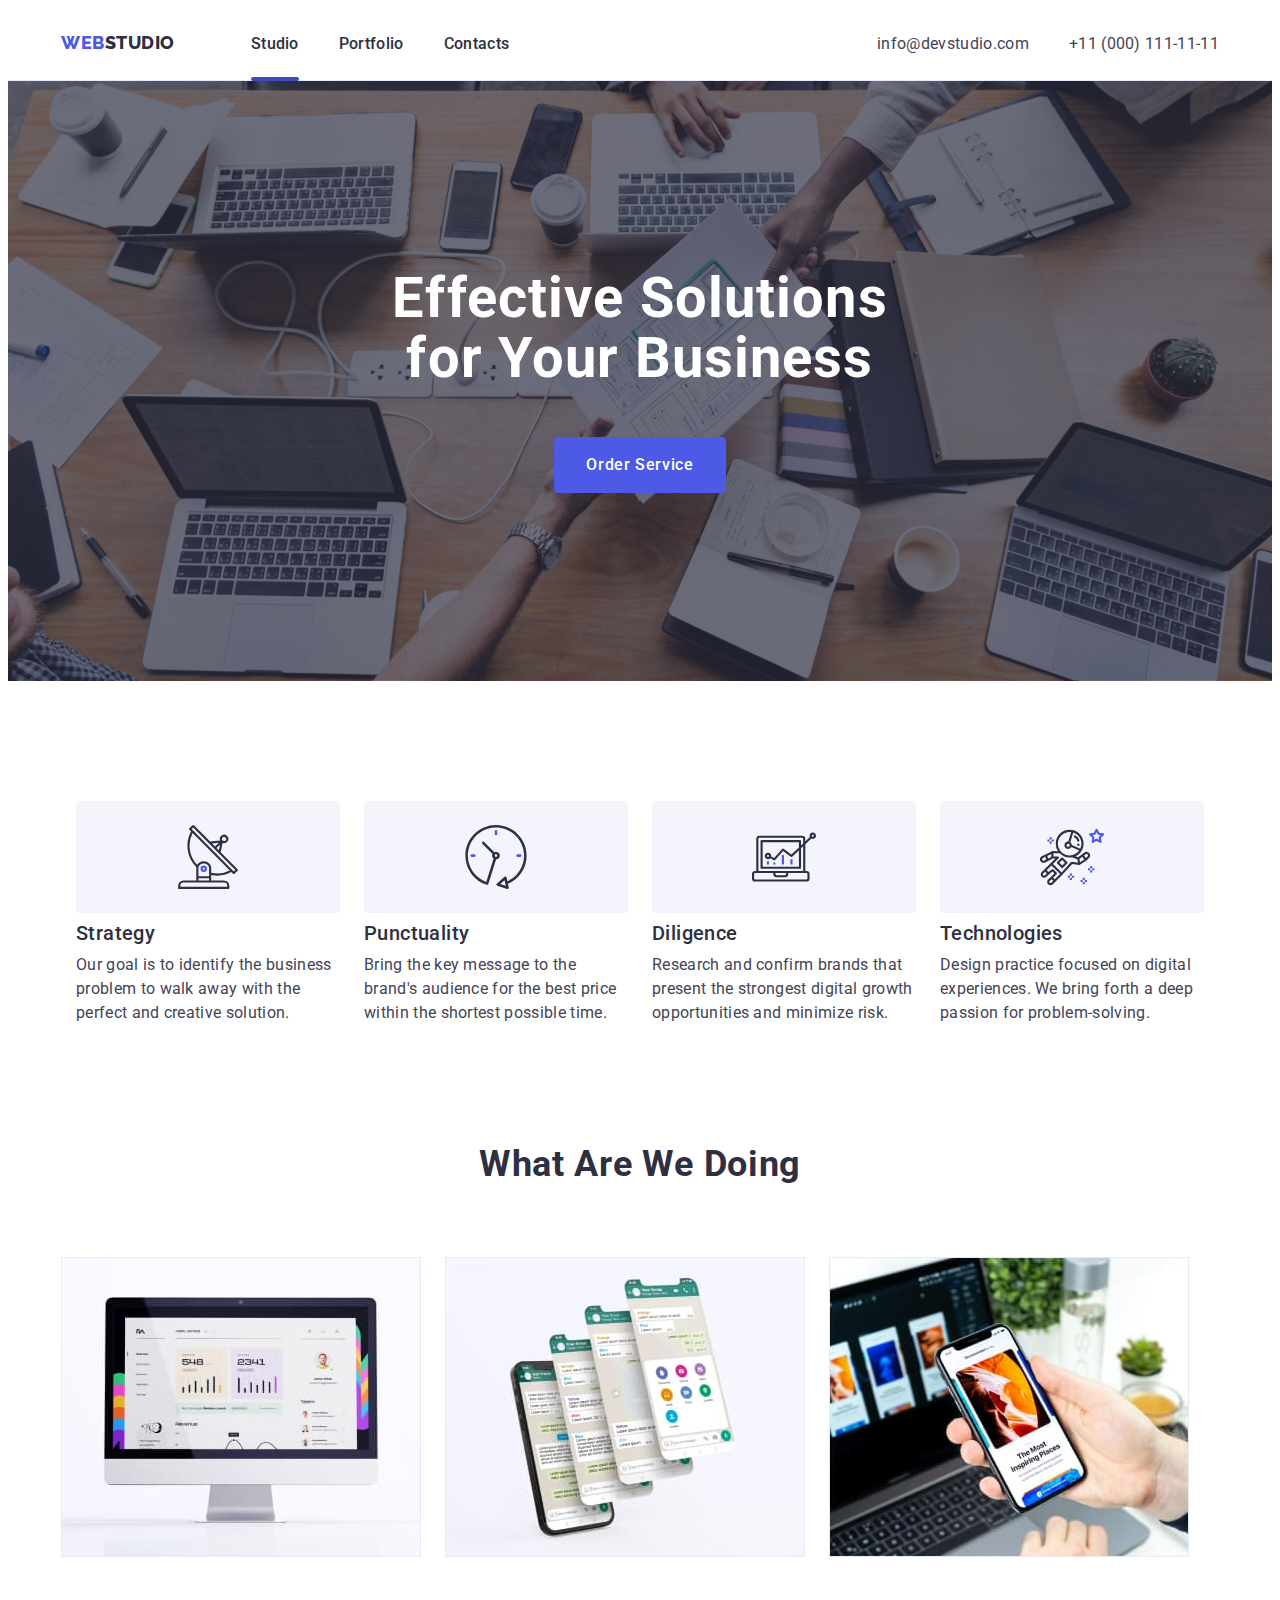
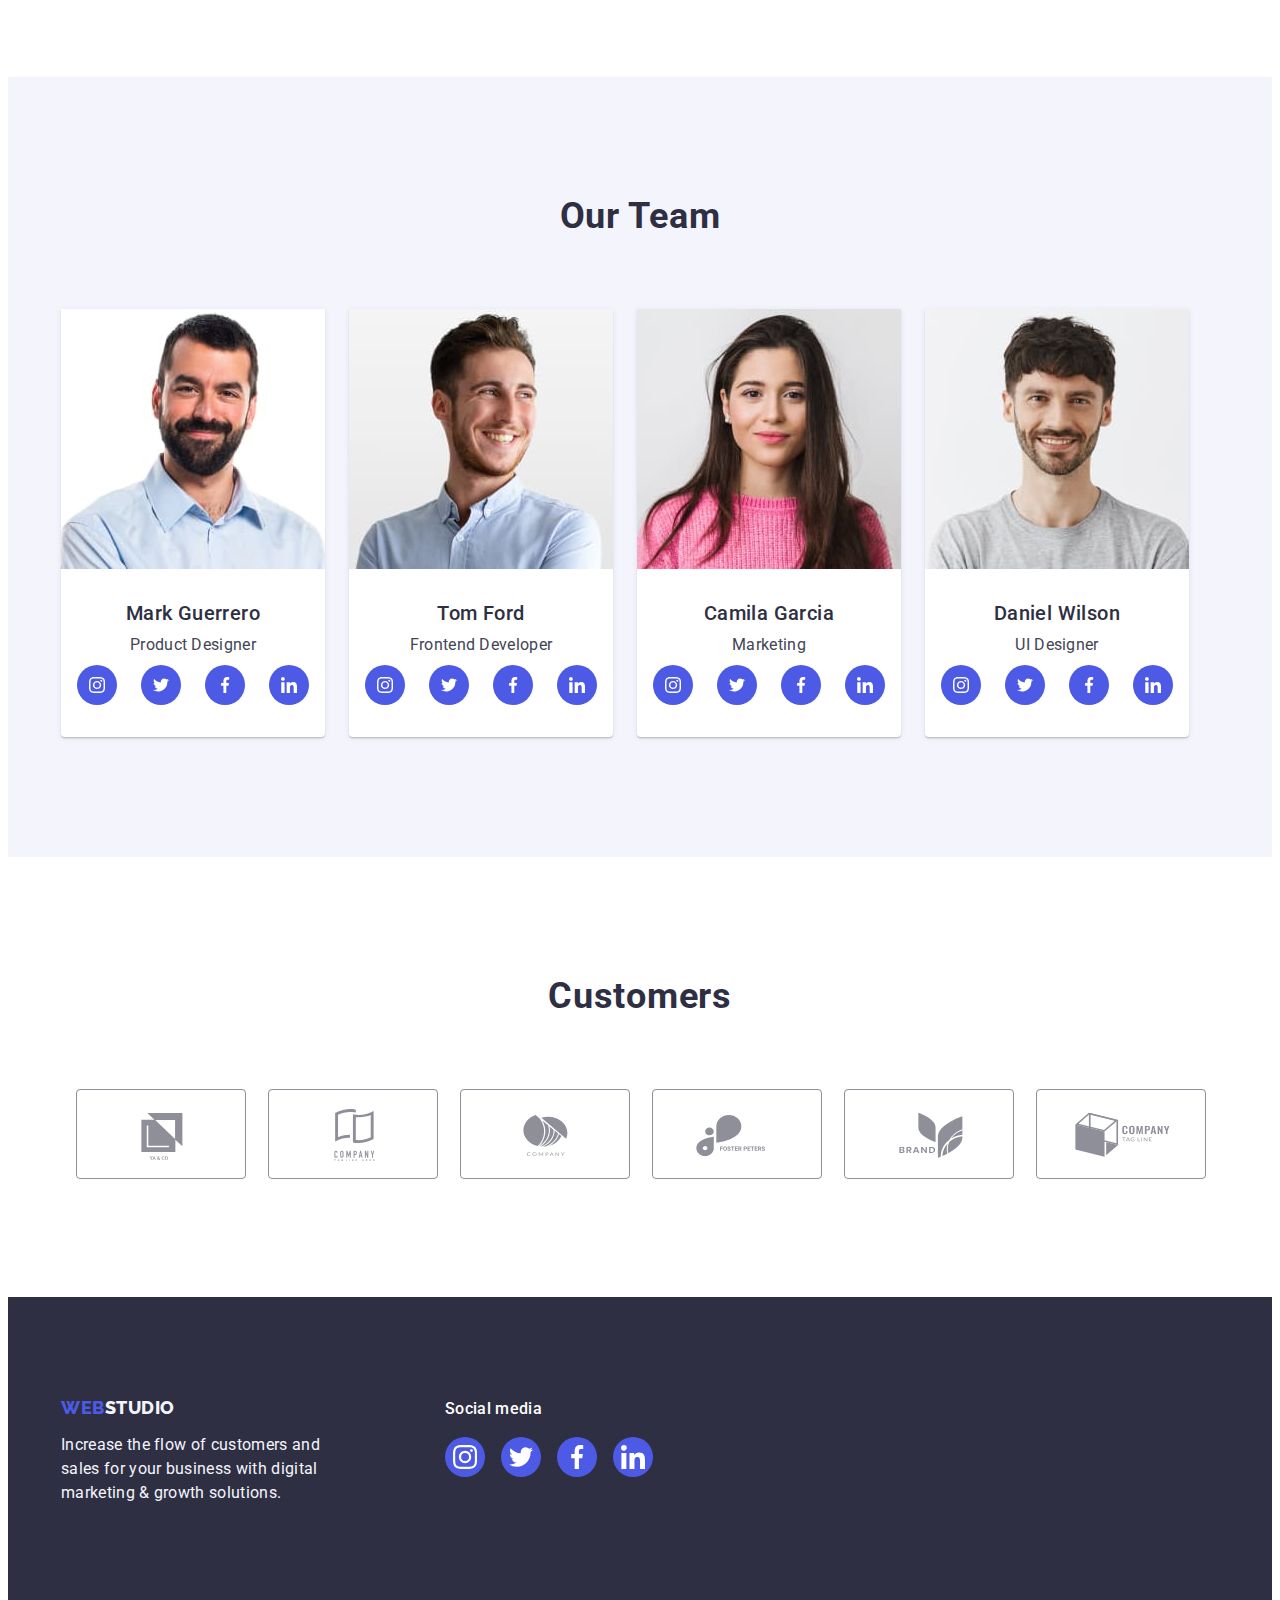
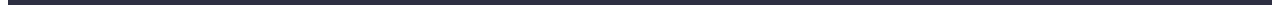
<file: index.html>
<!DOCTYPE html>
<html lang="en">
  <head>
    <meta charset="UTF-8" />
    <meta http-equiv="X-UA-Compatible" content="IE=edge" />
    <meta name="viewport" content="width=device-width, initial-scale=1.0" />
    <title>Web Studio</title>
    <link rel="preconnect" href="https://fonts.googleapis.com" />
    <link rel="preconnect" href="https://fonts.gstatic.com" crossorigin />
    <link
      href="https://fonts.googleapis.com/css2?family=Raleway:wght@800&family=Roboto:wght@400;500;700&display=swap"
      rel="stylesheet"
    />
    <link
      rel="stylesheet"
      href="https://cdnjs.cloudflare.com/ajax/libs/modern-normalize/1.1.0/modern-normalize.min.css"
      integrity="sha512-wpPYUAdjBVSE4KJnH1VR1HeZfpl1ub8YT/NKx4PuQ5NmX2tKuGu6U/JRp5y+Y8XG2tV+wKQpNHVUX03MfMFn9Q=="
      crossorigin="anonymous"
      referrerpolicy="no-referrer"
    />
    <link rel="stylesheet" href="./css/styles.css" />
  </head>
  <body>
    <!--Site header-->
    <header class="header">
      <div class="container main-cont">
        <nav class="header-navigation">
          <a href="./index.html" class="header-logo link">
            Web<span class="nav-logo">Studio</span>
          </a>
          <ul class="header-list list">
            <li class="header-item">
              <a href="./index.html" class="header-link link underline"
                >Studio</a
              >
            </li>
            <li class="header-item">
              <a href="./portfolio.html" class="header-link link">Portfolio</a>
            </li>
            <li class="header-item">
              <a href="" class="header-link link">Contacts</a>
            </li>
          </ul>
        </nav>
        <address class="header-contacts">
          <ul class="site-nav list">
            <li class="header-item">
              <a href="mailto:info@devstudio.com" class="contacts link"
                >info@devstudio.com</a
              >
            </li>
            <li class="header-item">
              <a href="tel:+11(000)1111111" class="contacts link"
                >+11 (000) 111-11-11</a
              >
            </li>
          </ul>
        </address>
      </div>
    </header>

    <main>
      <!--Hero Image  -->
      <section class="hero">
        <div class="container">
          <h1 class="hero-title">Effective Solutions for Your Business</h1>
          <button type="button" data-modal-open class="hero-btn primary-btn">
            Order Service
          </button>
        </div>
      </section>

      <!--Short description-->
      <section class="section">
        <div class="container">
          <h2 class="visually-hidden">Work examples</h2>
          <ul class="section-list list">
            <li class="list-item">
              <div class="description-list-icon">
                <svg class="description-icon" width="64" height="64">
                  <use href="./images/description.svg#icon-antenna"></use>
                </svg>
              </div>

              <h3 class="list-title">Strategy</h3>
              <p class="list-text">
                Our goal is to identify the business problem to walk away with
                the perfect and creative solution.
              </p>
            </li>
            <li class="list-item">
              <div class="description-list-icon">
                <svg class="description-icon" width="64" height="64">
                  <use href="./images/description.svg#icon-clock"></use>
                </svg>
              </div>
              <h3 class="list-title">Punctuality</h3>
              <p class="list-text">
                Bring the key message to the brand's audience for the best price
                within the shortest possible time.
              </p>
            </li>
            <li class="list-item">
              <div class="description-list-icon">
                <svg class="description-icon" width="64" height="64">
                  <use href="./images/description.svg#icon-diagram"></use>
                </svg>
              </div>

              <h3 class="list-title">Diligence</h3>
              <p class="list-text">
                Research and confirm brands that present the strongest digital
                growth opportunities and minimize risk.
              </p>
            </li>
            <li class="list-item">
              <div class="description-list-icon">
                <svg class="description-icon" width="64" height="64">
                  <use href="./images/description.svg#icon-astronaut"></use>
                </svg>
              </div>

              <h3 class="list-title">Technologies</h3>
              <p class="list-text">
                Design practice focused on digital experiences. We bring forth a
                deep passion for problem-solving.
              </p>
            </li>
          </ul>
        </div>
      </section>

      <!--What are we doing?-->
      <section class="section third">
        <div class="container">
          <h2 class="section-title">What Are We Doing</h2>
          <ul class="third-list list">
            <li class="third-item">
              <img
                src="./images/work-1.jpg"
                alt="What are we doing"
                width="360"
                height="300"
                class="img"
              />
            </li>
            <li class="third-item">
              <img
                src="./images/work-2.jpg"
                alt="What are we doing"
                width="360"
                height="300"
                class="img"
              />
            </li>
            <li class="third-item">
              <img
                src="./images/work-3.jpg"
                alt="What are we doing"
                width="360"
                height="300"
                class="img"
              />
            </li>
          </ul>
        </div>
      </section>

      <!--Our team-->
      <section class="section-team">
        <div class="container">
          <h2 class="team-title">Our Team</h2>
          <ul class="team-list list">
            <li class="team-item">
              <img
                src="./images/prod_des.jpg"
                alt="Product Designer"
                width="264"
                height="260"
                class="img"
              />
              <div class="card-text">
                <h3 class="list-title team">Mark Guerrero</h3>
                <p class="list-text team">Product Designer</p>
                <ul class="soc-list list">
                  <li class="soc-item">
                    <a href="" class="soc-link foot link">
                      <svg class="soc-icon" width="16" height="16">
                        <use href="./images/icon.svg#icon-instagram-2"></use>
                      </svg>
                    </a>
                  </li>
                  <li class="soc-item">
                    <a href="" class="soc-link link">
                      <svg class="soc-icon" width="16" height="16">
                        <use href="./images/icon.svg#icon-twitter-1"></use>
                      </svg>
                    </a>
                  </li>
                  <li class="soc-item">
                    <a href="" class="soc-link link">
                      <svg class="soc-icon" width="16" height="16">
                        <use href="./images/icon.svg#icon-facebook-1"></use>
                      </svg>
                    </a>
                  </li>
                  <li class="soc-item">
                    <a href="" class="soc-link link">
                      <svg class="soc-icon" width="16" height="16">
                        <use href="./images/icon.svg#icon-linkedin-1"></use>
                      </svg>
                    </a>
                  </li>
                </ul>
              </div>
            </li>
            <li class="team-item">
              <img
                src="./images/front_dev.jpg"
                alt="Frontend Developer"
                width="264"
                height="260"
                class="img"
              />
              <div class="card-text">
                <h3 class="list-title team">Tom Ford</h3>
                <p class="list-text team">Frontend Developer</p>
                <ul class="soc-list list">
                  <li class="soc-item">
                    <a href="" class="soc-link link">
                      <svg class="soc-icon" width="16" height="16">
                        <use href="./images/icon.svg#icon-instagram-2"></use>
                      </svg>
                    </a>
                  </li>
                  <li class="soc-item">
                    <a href="" class="soc-link link">
                      <svg class="soc-icon" width="16" height="16">
                        <use href="./images/icon.svg#icon-twitter-1"></use>
                      </svg>
                    </a>
                  </li>
                  <li class="soc-item">
                    <a href="" class="soc-link link">
                      <svg class="soc-icon" width="16" height="16">
                        <use href="./images/icon.svg#icon-facebook-1"></use>
                      </svg>
                    </a>
                  </li>
                  <li class="soc-item">
                    <a href="" class="soc-link link">
                      <svg class="soc-icon" width="16" height="16">
                        <use href="./images/icon.svg#icon-linkedin-1"></use>
                      </svg>
                    </a>
                  </li>
                </ul>
              </div>
            </li>
            <li class="team-item">
              <img
                src="./images/marketing.jpg"
                alt="Marketing"
                width="264"
                height="260"
                class="img"
              />
              <div class="card-text">
                <h3 class="list-title team">Camila Garcia</h3>
                <p class="list-text team">Marketing</p>
                <ul class="soc-list list">
                  <li class="soc-item">
                    <a href="" class="soc-link link">
                      <svg class="soc-icon" width="16" height="16">
                        <use href="./images/icon.svg#icon-instagram-2"></use>
                      </svg>
                    </a>
                  </li>
                  <li class="soc-item">
                    <a href="" class="soc-link link">
                      <svg class="soc-icon" width="16" height="16">
                        <use href="./images/icon.svg#icon-twitter-1"></use>
                      </svg>
                    </a>
                  </li>
                  <li class="soc-item">
                    <a href="" class="soc-link link">
                      <svg class="soc-icon" width="16" height="16">
                        <use href="./images/icon.svg#icon-facebook-1"></use>
                      </svg>
                    </a>
                  </li>
                  <li class="soc-item">
                    <a href="" class="soc-link link">
                      <svg class="soc-icon" width="16" height="16">
                        <use href="./images/icon.svg#icon-linkedin-1"></use>
                      </svg>
                    </a>
                  </li>
                </ul>
              </div>
            </li>
            <li class="team-item">
              <img
                src="./images/ul_des.jpg"
                alt="UI Designer"
                width="264"
                height="260"
                class="img"
              />
              <div class="card-text">
                <h3 class="list-title team">Daniel Wilson</h3>
                <p class="list-text team">UI Designer</p>
                <ul class="soc-list list">
                  <li class="soc-item">
                    <a href="" class="soc-link link">
                      <svg class="soc-icon" width="16" height="16">
                        <use href="./images/icon.svg#icon-instagram-2"></use>
                      </svg>
                    </a>
                  </li>
                  <li class="soc-item">
                    <a href="" class="soc-link link">
                      <svg class="soc-icon" width="16" height="16">
                        <use href="./images/icon.svg#icon-twitter-1"></use>
                      </svg>
                    </a>
                  </li>
                  <li class="soc-item">
                    <a href="" class="soc-link link">
                      <svg class="soc-icon" width="16" height="16">
                        <use href="./images/icon.svg#icon-facebook-1"></use>
                      </svg>
                    </a>
                  </li>
                  <li class="soc-item">
                    <a href="" class="soc-link link">
                      <svg class="soc-icon" width="16" height="16">
                        <use href="./images/icon.svg#icon-linkedin-1"></use>
                      </svg>
                    </a>
                  </li>
                </ul>
              </div>
            </li>
          </ul>
        </div>
      </section>

      <!--Customers -->
      <section class="section customer">
        <div class="container">
          <h2 class="section-title">Customers</h2>
          <ul class="customer-list list">
            <li class="customer-item">
              <a href="" class="customer-link link">
                <svg class="customer-icon" width="104" height="56">
                  <use href="./images/customer.svg#icon-customer-1"></use>
                </svg>
              </a>
            </li>
            <li class="customer-item">
              <a href="" class="customer-link link">
                <svg class="customer-icon" width="104" height="56">
                  <use href="./images/customer.svg#icon-customer-2"></use>
                </svg>
              </a>
            </li>
            <li class="customer-item">
              <a href="" class="customer-link link">
                <svg class="customer-icon" width="104" height="56">
                  <use href="./images/customer.svg#icon-customer-3"></use>
                </svg>
              </a>
            </li>
            <li class="customer-item">
              <a href="" class="customer-link link">
                <svg class="customer-icon" width="104" height="56">
                  <use href="./images/customer.svg#icon-customer-4"></use>
                </svg>
              </a>
            </li>
            <li class="customer-item">
              <a href="" class="customer-link link">
                <svg class="customer-icon" width="104" height="56">
                  <use href="./images/customer.svg#icon-customer-5"></use>
                </svg>
              </a>
            </li>
            <li class="customer-item">
              <a href="" class="customer-link link">
                <svg class="customer-icon" width="104" height="56">
                  <use href="./images/customer.svg#icon-customer-6"></use>
                </svg>
              </a>
            </li>
          </ul>
        </div>
      </section>
    </main>

    <!--Footer-->
    <footer class="footer">
      <div class="container">
        <div class="footer-content">
          <a href="./index.html" class="footer-logo link">
            Web<span class="footer-link-logo">Studio</span>
          </a>
          <p class="footer-text">
            Increase the flow of customers and sales for your business with
            digital marketing & growth solutions.
          </p>
        </div>

        <div class="footer-soc">
          <p class="footer-title">Social media</p>
          <ul class="footer-list list">
            <li class="footer-item">
              <a href="" class="footer-link link">
                <svg class="footer-icon" width="24" height="24">
                  <use href="./images/footer-icon.svg#icon-instagram"></use>
                </svg>
              </a>
            </li>
            <li class="footer-item">
              <a href="" class="footer-link link">
                <svg class="footer-icon" width="24" height="24">
                  <use href="./images/footer-icon.svg#icon-twitter"></use>
                </svg>
              </a>
            </li>
            <li class="footer-item">
              <a href="" class="footer-link link">
                <svg class="footer-icon" width="24" height="24">
                  <use href="./images/footer-icon.svg#icon-facebook"></use>
                </svg>
              </a>
            </li>
            <li class="footer-item">
              <a href="" class="footer-link link">
                <svg class="footer-icon" width="24" height="24">
                  <use href="./images/footer-icon.svg#icon-linkedin"></use>
                </svg>
              </a>
            </li>
          </ul>
        </div>
      </div>
    </footer>

    <div class="backdrop is-hidden" data-modal>
      <div class="modal">
        <button type="button" data-modal-close class="close-btn">
          <svg class="modal-icon" width="24" height="24">
            <use href="./images/close-icon.svg#icon-close-black"></use>
          </svg>
        </button>
      </div>
    </div>

    <script src="./js/modal.js"></script>
  </body>
</html>
</file>
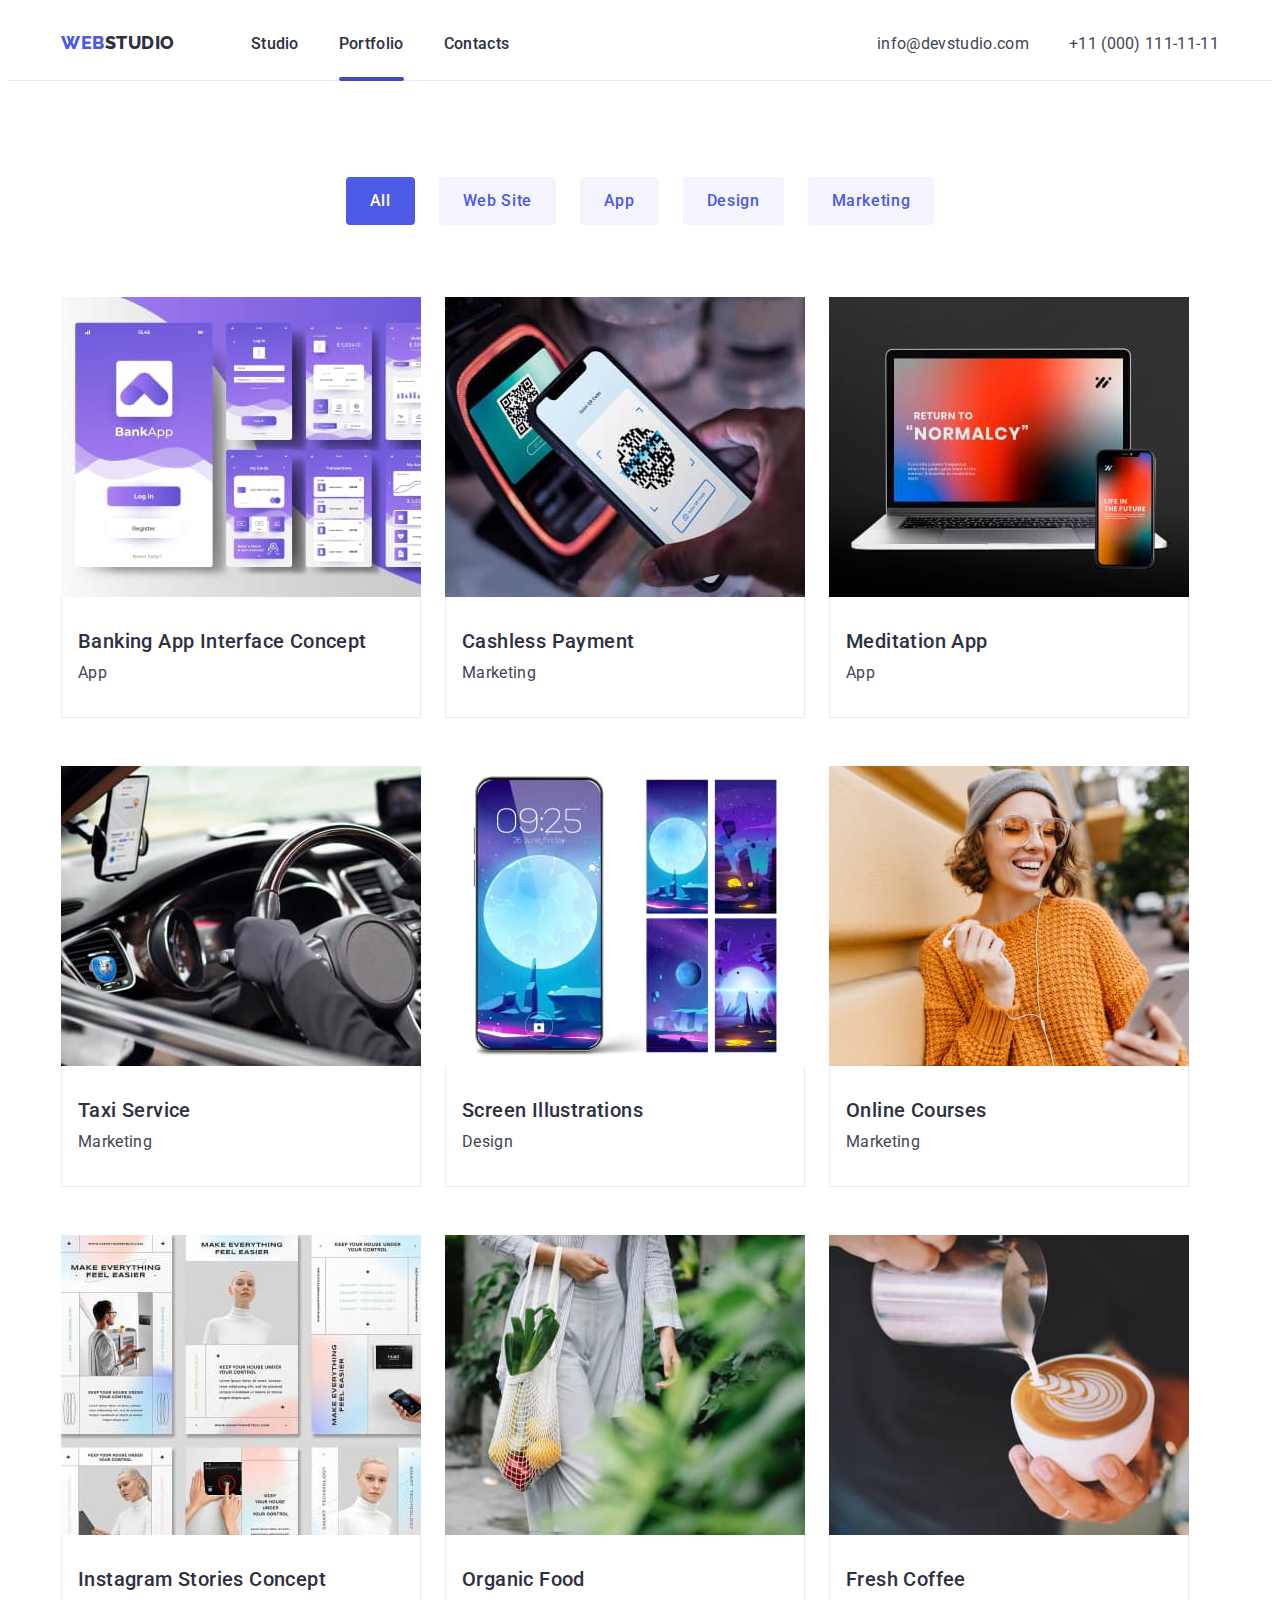
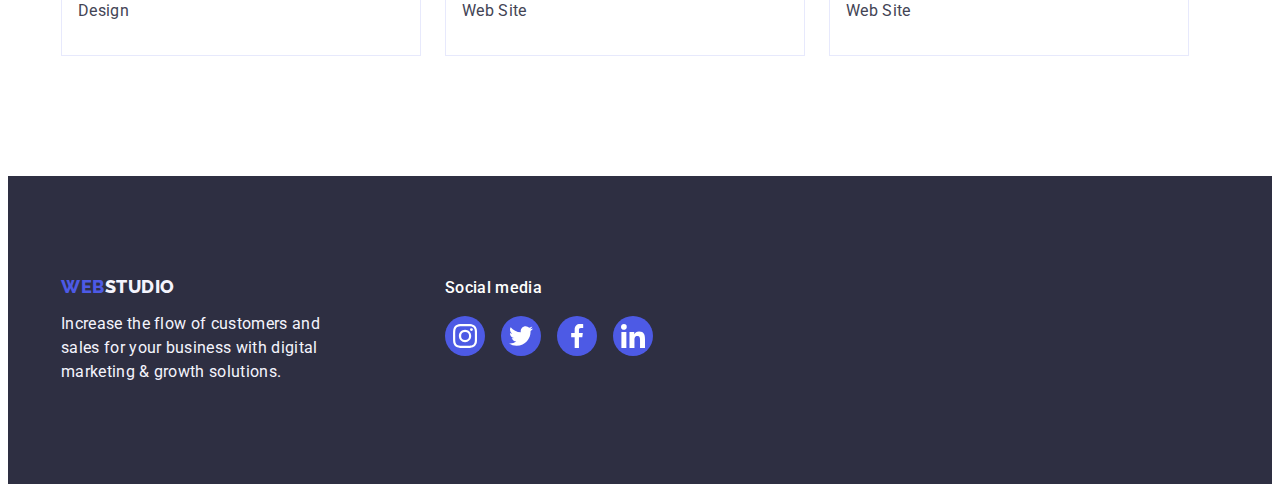
<file: portfolio.html>
<!DOCTYPE html>
<html lang="en">
  <head>
    <meta charset="UTF-8" />
    <meta http-equiv="X-UA-Compatible" content="IE=edge" />
    <meta name="viewport" content="width=device-width, initial-scale=1.0" />
    <title>Web Studio</title>
    <link rel="preconnect" href="https://fonts.googleapis.com" />
    <link rel="preconnect" href="https://fonts.gstatic.com" crossorigin />
    <link
      href="https://fonts.googleapis.com/css2?family=Raleway:wght@800&family=Roboto:wght@400;500;700&display=swap"
      rel="stylesheet"
    />
    <link
      rel="stylesheet"
      href="https://cdnjs.cloudflare.com/ajax/libs/modern-normalize/1.1.0/modern-normalize.min.css"
      integrity="sha512-wpPYUAdjBVSE4KJnH1VR1HeZfpl1ub8YT/NKx4PuQ5NmX2tKuGu6U/JRp5y+Y8XG2tV+wKQpNHVUX03MfMFn9Q=="
      crossorigin="anonymous"
      referrerpolicy="no-referrer"
    />
    <link rel="stylesheet" href="./css/styles.css" />
  </head>
  <body>
    <!--Site header-->
    <header class="header">
      <div class="container main-cont">
        <nav class="header-navigation">
          <a href="./index.html" class="header-logo link">
            Web<span class="nav-logo">Studio</span>
          </a>
          <ul class="header-list list">
            <li class="header-item">
              <a href="./index.html" class="header-link link">Studio</a>
            </li>
            <li class="header-item">
              <a href="./portfolio.html" class="header-link link underline"
                >Portfolio</a
              >
            </li>
            <li class="header-item">
              <a href="" class="header-link link">Contacts</a>
            </li>
          </ul>
        </nav>
        <address class="header-contacts">
          <ul class="site-nav list">
            <li class="header-item">
              <a href="mailto:info@devstudio.com" class="contacts link"
                >info@devstudio.com</a
              >
            </li>
            <li class="header-item">
              <a href="tel:+11(000)1111111" class="contacts link"
                >+11 (000) 111-11-11</a
              >
            </li>
          </ul>
        </address>
      </div>
    </header>

    <main>
      <!-- Filter -->
      <section class="filter-section">
        <div class="container">
          <h1 class="visually-hidden">Filter</h1>
          <ul class="filter-list list">
            <li class="filter-item">
              <button class="portfolio-btn primary-btn" type="button">
                All
              </button>
            </li>
            <li class="filter-item">
              <button class="filter-btn primary-btn" type="button">
                Web Site
              </button>
            </li>
            <li class="filter-item">
              <button class="filter-btn primary-btn" type="button">App</button>
            </li>
            <li class="filter-item">
              <button class="filter-btn primary-btn" type="button">
                Design
              </button>
            </li>
            <li class="filter-item">
              <button class="filter-btn primary-btn" type="button">
                Marketing
              </button>
            </li>
          </ul>

          <ul class="portfolio-list list">
            <li class="portfolio-item list">
              <a href="" class="portfolio-link link">
                <div class="portfolio-wrap">
                  <img
                    src="./images/filter-1.jpg"
                    alt="Banking App Interface Concept"
                    width="360"
                    height="300"
                    class="img"
                  />
                  <p class="portfolio-top-text">
                    14 Stylish and User-Friendly App Design Concepts · Task
                    Manager App · Calorie Tracker App · Exotic Fruit Ecommerce
                    App · Cloud Storage App
                  </p>
                </div>
                <div class="card-text border">
                  <h2 class="portfolio-title">Banking App Interface Concept</h2>
                  <p class="portfolio-text">App</p>
                </div>
              </a>
            </li>
            <li class="portfolio-item list">
              <a href="" class="portfolio-link link">
                <div class="portfolio-wrap">
                  <img
                    src="./images/filter-2.jpg"
                    alt="Cashless Payment"
                    width="360"
                    height="300"
                    class="img"
                  />
                  <p class="portfolio-top-text">
                    14 Stylish and User-Friendly App Design Concepts · Task
                    Manager App · Calorie Tracker App · Exotic Fruit Ecommerce
                    App · Cloud Storage App
                  </p>
                </div>
                <div class="card-text border">
                  <h2 class="portfolio-title">Cashless Payment</h2>
                  <p class="portfolio-text">Marketing</p>
                </div>
              </a>
            </li>
            <li class="portfolio-item list">
              <a href="" class="portfolio-link link">
                <div class="portfolio-wrap">
                  <img
                    src="./images/filter-3.jpg"
                    alt="Meditation App"
                    width="360"
                    height="300"
                    class="img"
                  />
                  <p class="portfolio-top-text">
                    14 Stylish and User-Friendly App Design Concepts · Task
                    Manager App · Calorie Tracker App · Exotic Fruit Ecommerce
                    App · Cloud Storage App
                  </p>
                </div>
                <div class="card-text border">
                  <h2 class="portfolio-title">Meditation App</h2>
                  <p class="portfolio-text">App</p>
                </div>
              </a>
            </li>
            <li class="portfolio-item list">
              <a href="" class="portfolio-link link">
                <div class="portfolio-wrap">
                  <img
                    src="./images/filter-4.jpg"
                    alt="Taxi Service"
                    width="360"
                    height="300"
                    class="img"
                  />
                  <p class="portfolio-top-text">
                    14 Stylish and User-Friendly App Design Concepts · Task
                    Manager App · Calorie Tracker App · Exotic Fruit Ecommerce
                    App · Cloud Storage App
                  </p>
                </div>
                <div class="card-text border">
                  <h2 class="portfolio-title">Taxi Service</h2>
                  <p class="portfolio-text">Marketing</p>
                </div>
              </a>
            </li>
            <li class="portfolio-item list">
              <a href="" class="portfolio-link link">
                <div class="portfolio-wrap">
                  <img
                    src="./images/filter-5.jpg"
                    alt="Screen Illustrations"
                    width="360"
                    height="300"
                    class="img"
                  />
                  <p class="portfolio-top-text">
                    14 Stylish and User-Friendly App Design Concepts · Task
                    Manager App · Calorie Tracker App · Exotic Fruit Ecommerce
                    App · Cloud Storage App
                  </p>
                </div>
                <div class="card-text border">
                  <h2 class="portfolio-title">Screen Illustrations</h2>
                  <p class="portfolio-text">Design</p>
                </div>
              </a>
            </li>
            <li class="portfolio-item list">
              <a href="" class="portfolio-link link">
                <div class="portfolio-wrap">
                  <img
                    src="./images/filter-6.jpg"
                    alt="Online Courses"
                    width="360"
                    height="300"
                    class="img"
                  />
                  <p class="portfolio-top-text">
                    14 Stylish and User-Friendly App Design Concepts · Task
                    Manager App · Calorie Tracker App · Exotic Fruit Ecommerce
                    App · Cloud Storage App
                  </p>
                </div>
                <div class="card-text border">
                  <h2 class="portfolio-title">Online Courses</h2>
                  <p class="portfolio-text">Marketing</p>
                </div>
              </a>
            </li>
            <li class="portfolio-item list">
              <a href="" class="portfolio-link link">
                <div class="portfolio-wrap">
                  <img
                    src="./images/filter-7.jpg"
                    alt="Instagram Stories Concept"
                    width="360"
                    height="300"
                    class="img"
                  />
                  <p class="portfolio-top-text">
                    14 Stylish and User-Friendly App Design Concepts · Task
                    Manager App · Calorie Tracker App · Exotic Fruit Ecommerce
                    App · Cloud Storage App
                  </p>
                </div>
                <div class="card-text border">
                  <h2 class="portfolio-title">Instagram Stories Concept</h2>
                  <p class="portfolio-text">Design</p>
                </div>
              </a>
            </li>
            <li class="portfolio-item list">
              <a href="" class="portfolio-link link">
                <div class="portfolio-wrap">
                  <img
                    src="./images/filter-8.jpg"
                    alt="Organic Food"
                    width="360"
                    height="300"
                    class="img"
                  />
                  <p class="portfolio-top-text">
                    14 Stylish and User-Friendly App Design Concepts · Task
                    Manager App · Calorie Tracker App · Exotic Fruit Ecommerce
                    App · Cloud Storage App
                  </p>
                </div>
                <div class="card-text border">
                  <h2 class="portfolio-title">Organic Food</h2>
                  <p class="portfolio-text">Web Site</p>
                </div>
              </a>
            </li>
            <li class="portfolio-item list">
              <a href="" class="portfolio-link link">
                <div class="portfolio-wrap">
                  <img
                    src="./images/filter-9.jpg"
                    alt="Fresh Coffee"
                    width="360"
                    height="300"
                    class="img"
                  />
                  <p class="portfolio-top-text">
                    14 Stylish and User-Friendly App Design Concepts · Task
                    Manager App · Calorie Tracker App · Exotic Fruit Ecommerce
                    App · Cloud Storage App
                  </p>
                </div>
                <div class="card-text border">
                  <h2 class="portfolio-title">Fresh Coffee</h2>
                  <p class="portfolio-text">Web Site</p>
                </div>
              </a>
            </li>
          </ul>
        </div>
      </section>
    </main>

    <!--Footer-->
    <footer class="footer">
      <div class="container">
        <div class="footer-content">
          <a href="./index.html" class="footer-logo link">
            Web<span class="footer-link-logo">Studio</span>
          </a>
          <p class="footer-text">
            Increase the flow of customers and sales for your business with
            digital marketing & growth solutions.
          </p>
        </div>

        <div class="footer-soc">
          <p class="footer-title">Social media</p>
          <ul class="footer-list list">
            <li class="footer-item">
              <a href="" class="footer-link link">
                <svg class="footer-icon" width="24" height="24">
                  <use href="./images/footer-icon.svg#icon-instagram"></use>
                </svg>
              </a>
            </li>
            <li class="footer-item">
              <a href="" class="footer-link link">
                <svg class="footer-icon" width="24" height="24">
                  <use href="./images/footer-icon.svg#icon-twitter"></use>
                </svg>
              </a>
            </li>
            <li class="footer-item">
              <a href="" class="footer-link link">
                <svg class="footer-icon" width="24" height="24">
                  <use href="./images/footer-icon.svg#icon-facebook"></use>
                </svg>
              </a>
            </li>
            <li class="footer-item">
              <a href="" class="footer-link link">
                <svg class="footer-icon" width="24" height="24">
                  <use href="./images/footer-icon.svg#icon-linkedin"></use>
                </svg>
              </a>
            </li>
          </ul>
        </div>
      </div>
    </footer>
  </body>
</html>
</file>
<file: css/styles.css>
:root {
  --main-page-color: #434455;
  --defoult-text-color: #2e2f42;
  --main-white-color: #ffffff;
  --main-cloud-color: #f4f4fd;
  --main-iris-color: #4d5ae5;
  --main-ocean-color: #404bbf;
}

body {
  background-color: var(--main-white-color);
  font-family: "Roboto", sans-serif;
  color: var(--main-page-color);
}

.visually-hidden {
  position: absolute;
  width: 1px;
  height: 1px;
  margin: -1px;
  border: 0;
  padding: 0;

  white-space: nowrap;
  clip-path: inset(100%);
  clip: rect(0 0 0 0);
  overflow: hidden;
}

.container {
  margin: 0 auto;
  width: 1158px;
  padding-left: 15px;
  padding-right: 15px;
  /* outline: 2px solid tomato; */
}

.list,
.link {
  padding: 0px;
  margin: 0px;

  list-style: none;
  text-decoration: none;
}

h1,
h2,
h3,
h4,
h5,
h6,
p {
  margin: 0;
}

.no-scroll {
  overflow: hidden;
}

/* Header */

.header {
  border-bottom: 1px solid #e7e9fc;
}

.main-cont {
  display: flex;
  align-items: center;
}

.header-navigation {
  display: flex;
  margin-right: auto;
}

.header-logo {
  display: block;
  padding-top: 24px;
  padding-bottom: 24px;
  margin-right: 76px;

  font-family: "Raleway", sans-serif;
  font-weight: 800;
  font-size: 18px;
  line-height: 1.17;
  letter-spacing: 0.03em;
  color: var(--main-iris-color);
  text-transform: uppercase;
}
.nav-logo {
  font-family: "Raleway", sans-serif;
  font-weight: 800;
  font-size: 18px;
  line-height: 1.17;
  letter-spacing: 0.03em;
  color: var(--defoult-text-color);
  text-transform: uppercase;
}

.header-list {
  display: flex;
}

.header-list .header-item + .header-item {
  margin-left: 40px;
}

.header-link {
  display: block;
  padding-top: 24px;
  padding-bottom: 24px;

  font-weight: 500;
  font-size: 16px;
  line-height: 1.5;
  letter-spacing: 0.02em;
  color: var(--defoult-text-color);
  transition: color 250ms cubic-bezier(0.4, 0, 0.2, 1);
}

.header-link:is(:hover, :focus) {
  color: var(--main-ocean-color);
}

.underline {
  position: relative;
}

.underline::after {
  position: absolute;
  left: 0;
  bottom: -1px;
  content: "";
  width: 100%;
  height: 4px;
  border-radius: 2px;
  background-color: var(--main-ocean-color);
}

.header-contacts {
  font-style: normal;
}

.site-nav {
  display: flex;
}

.site-nav .header-item + .header-item {
  margin-left: 40px;
}

.contacts {
  display: block;
  padding-top: 24px;
  padding-bottom: 24px;

  font-size: 16px;
  line-height: 1.5;
  letter-spacing: 0.02em;
  color: var(--main-page-color);
  transition: color 250ms cubic-bezier(0.4, 0, 0.2, 1);
}

.contacts:is(:hover, :focus) {
  color: var(--main-ocean-color);
}

/* Hero */

.hero {
  padding: 188px 0;
  margin: 0 auto;
  max-width: 1440px;

  text-align: center;
  background-color: var(--defoult-text-color);
  background-image: linear-gradient(
      rgba(46, 47, 66, 0.7),
      rgba(46, 47, 66, 0.7)
    ),
    url(../images/hero-bg.jpg);
  background-repeat: no-repeat;
  background-position: center;
  background-size: cover;
}

.hero-title {
  margin-bottom: 48px;
  margin-left: auto;
  margin-right: auto;
  width: 496px;

  font-size: 56px;
  line-height: 1.07;
  letter-spacing: 0.02em;
  text-align: center;
  color: var(--main-white-color);
}

.hero-btn {
  padding: 16px 32px;

  min-width: 169px;
  color: var(--main-white-color);
  background-color: var(--main-iris-color);
  transition: background-color 250ms cubic-bezier(0.4, 0, 0.2, 1);
}

.hero-btn:is(:hover, :focus) {
  background-color: var(--main-ocean-color);
}

/* Short Description */

.section {
  padding-top: 120px;
}

.section-title {
  margin-bottom: 72px;
  font-size: 36px;

  line-height: 1.11;
  text-align: center;
  letter-spacing: 0.02em;
  text-transform: capitalize;
  color: var(--defoult-text-color);
}

.section-list {
  display: flex;
  justify-content: center;
  gap: 24px;
}

.list-item {
  width: 264px;
}

.description-list-icon {
  display: flex;
  align-items: center;
  justify-content: center;
  margin-bottom: 8px;
  height: 112px;

  background: #f4f4fd;
  border-radius: 4px;
}

.list-item:nth-child(4) {
  margin-right: 0px;
}

.list-title {
  margin-bottom: 8px;

  font-weight: 500;
  font-size: 20px;
  line-height: 1.2;
  letter-spacing: 0.02em;
  color: var(--defoult-text-color);
}

.list-text {
  margin-bottom: 0px;

  font-size: 16px;
  line-height: 1.5;
  letter-spacing: 0.02em;
}

/* What are we doing? */

.section.third {
  padding-bottom: 120px;
}

.third-list {
  display: flex;
  flex-wrap: wrap;
}

.third-item {
  display: block;
  margin-right: 24px;
}

.third-item:nth-child(3) {
  margin-right: 0px;
}

.img {
  display: block;
}

/* Out team */

.section-team {
  padding: 120px 0;

  background-color: var(--main-cloud-color);
}

.team-title {
  margin-bottom: 72px;

  font-size: 36px;
  line-height: 1.11;
  text-align: center;
  letter-spacing: 0.02em;
  text-transform: capitalize;
  color: var(--defoult-text-color);
}

.team-list {
  display: flex;
}

.team-item {
  width: 264px;
  margin-right: 24px;

  background-color: var(--main-white-color);
  box-shadow: 0px 1px 6px rgba(46, 47, 66, 0.08),
    0px 1px 1px rgba(46, 47, 66, 0.16), 0px 2px 1px rgba(46, 47, 66, 0.08);
  border-radius: 0px 0px 4px 4px;
}

.team-item:nth-child(4) {
  margin-right: 0px;
}

.card-text {
  padding: 32px 16px;
}

.list-title.team {
  text-align: center;
}

.list-text.team {
  margin-bottom: 8px;
  text-align: center;
}

.soc-list {
  display: flex;
  justify-content: center;
  gap: 24px;
}

.soc-item {
  width: 40px;
  height: 40px;
}

.soc-link {
  width: 100%;
  height: 100%;
  border-radius: 50%;
  background-color: var(--main-iris-color);
  display: flex;
  align-items: center;
  justify-content: center;
  transition: background-color 250ms cubic-bezier(0.4, 0, 0.2, 1);
}

.soc-icon {
  fill: var(--main-white-color);
}

.soc-link:is(:hover, :focus) {
  background-color: var(--main-ocean-color);
}

/* Customer */

.section.customer {
  padding-bottom: 120px;
}

.customer-list {
  display: flex;
  justify-content: center;
  gap: 24px;
}

.customer-item {
  width: 168px;
  height: 88px;
}

.customer-link {
  width: 100%;
  height: 100%;
  color: #8e8f99;
  border: 1px solid currentColor;
  border-radius: 4px;
  display: flex;
  align-items: center;
  justify-content: center;
  transition: color 250ms cubic-bezier(0.4, 0, 0.2, 1);
}

.customer-icon {
  fill: currentColor;
}

.customer-link:is(:hover, :focus) {
  color: var(--main-ocean-color);
}

/* Footer */

.footer {
  padding: 100px 0;
  background-color: var(--defoult-text-color);
}

.footer .container {
  display: flex;
}

.footer-content {
  margin-right: 120px;
}

.footer-logo {
  display: block;
  margin-bottom: 15px;

  font-family: "Raleway", sans-serif;
  font-weight: 800;
  font-size: 18px;
  line-height: 1.17;
  letter-spacing: 0.03em;
  color: var(--main-iris-color);
  text-transform: uppercase;
}

.footer-link-logo {
  font-family: "Raleway", sans-serif;
  font-weight: 800;
  font-size: 18px;
  line-height: 1.17;
  letter-spacing: 0.03em;
  color: var(--main-cloud-color);
  text-transform: uppercase;
}

.footer-text {
  width: 264px;
  font-size: 16px;

  line-height: 1.5;
  letter-spacing: 0.02em;
  color: var(--main-cloud-color);
}

.footer-title {
  margin-bottom: 16px;

  font-family: "Roboto", sans-serif;
  font-weight: 500;
  font-size: 16px;
  line-height: 1.5;
  letter-spacing: 0.02em;
  color: var(--main-white-color);
}

.footer-list {
  display: flex;
  justify-content: center;
  gap: 16px;
}

.footer-item {
  width: 40px;
  height: 40px;
}

.footer-link {
  width: 100%;
  height: 100%;
  border-radius: 50%;
  background-color: var(--main-iris-color);
  display: flex;
  align-items: center;
  justify-content: center;
  transition: background-color 250ms cubic-bezier(0.4, 0, 0.2, 1);
}

.footer-link:is(:hover, :focus) {
  background-color: #31d0aa;
}

.footer-icon {
  fill: var(--main-white-color);
}

/* Backdrop */

.backdrop {
  position: fixed;
  top: 0;
  height: 100%;
  width: 100%;

  background-color: rgba(46, 47, 66, 0.4);
  transition: opacity 300ms linear, visibility 300ms linear;
}

.modal {
  padding: 20px;
  width: 408px;
  min-height: 576px;
  position: absolute;
  top: 50%;
  left: 50%;
  transform: translate(-50%, -50%) scale(1) rotate(0deg);
  transition: transform 300ms linear;

  background-color: #fcfcfc;
  border-radius: 4px;
}

.backdrop.is-hidden .modal {
  transform: translate(-50%, -50%) scaley(0) rotate(-90deg);
}

.close-btn {
  margin-left: auto;
  width: 24px;
  height: 24px;

  border: 1px solid #999999;
  background-color: transparent;
  border-radius: 50%;
  display: flex;
  justify-content: center;
  align-items: center;
  cursor: pointer;
  background-color: #e7e9fc;
  transition: background-color 250ms cubic-bezier(0.4, 0, 0.2, 1),
    fill 250ms cubic-bezier(0.4, 0, 0.2, 1);
}

.close-btn:is(:hover, :focus) {
  background-color: var(--main-ocean-color);
  fill: var(--main-white-color);
}

.is-hidden {
  opacity: 0;
  visibility: hidden;
  pointer-events: none;
}

/* Button */

.primary-btn {
  display: inline-block;
  border-radius: 4px;

  font-family: "Roboto", sans-serif;
  font-weight: 500;
  font-size: 16px;
  line-height: 1.5;
  cursor: pointer;
  letter-spacing: 0.04em;
  text-align: center;
  border: none;
}

/* Portfolio */

.filter-section {
  padding-top: 96px;
  padding-bottom: 120px;
}

.filter-list {
  display: flex;
  flex-wrap: wrap;
  justify-content: center;
  margin-bottom: 72px;
}

.portfolio-btn:is(:hover, :focus),
.filter-btn:is(:hover, :focus) {
  box-shadow: 0px 3px 1px rgba(0, 0, 0, 0.1), 0px 2px 1px rgba(0, 0, 0, 0.08),
    0px 2px 2px rgba(0, 0, 0, 0.12);
}

.filter-list .filter-item + .filter-item {
  margin-left: 24px;
}

.portfolio-btn {
  padding: 12px 24px;
  min-width: 69px;

  color: var(--main-white-color);
  background-color: var(--main-iris-color);
  transition: box-shadow 250ms cubic-bezier(0.4, 0, 0.2, 1),
    color 250ms cubic-bezier(0.4, 0, 0.2, 1),
    background-color 250ms cubic-bezier(0.4, 0, 0.2, 1);
}

.portfolio-btn:is(:hover, :focus) {
  color: var(--main-white-color);
  background-color: var(--main-ocean-color);
}

.filter-btn {
  padding: 12px 24px;
  min-width: 69px;

  color: #4d5ae5;
  background: #f4f4fd;
  transition: box-shadow 250ms cubic-bezier(0.4, 0, 0.2, 1),
    color 250ms cubic-bezier(0.4, 0, 0.2, 1),
    background-color 250ms cubic-bezier(0.4, 0, 0.2, 1);
}

.filter-btn:is(:hover, :focus) {
  color: var(--main-white-color);
  background-color: var(--main-ocean-color);
}

.portfolio-list {
  display: flex;
  flex-wrap: wrap;
}

.portfolio-item {
  width: 360px;
  margin-right: 24px;
  margin-bottom: 48px;
}

.portfolio-item:nth-child(3n) {
  margin-right: 0px;
}

.portfolio-item:nth-last-child(-n + 3) {
  margin-bottom: 0px;
}

.portfolio-wrap {
  position: relative;
  overflow: hidden;
}

.portfolio-link {
  display: block;
  transition: box-shadow 250ms cubic-bezier(0.4, 0, 0.2, 1);
}

.portfolio-link:is(:hover, :focus) {
  box-shadow: 0px 1px 6px rgba(46, 47, 66, 0.08),
    0px 1px 1px rgba(46, 47, 66, 0.16), 0px 2px 1px rgba(46, 47, 66, 0.08);
}

.portfolio-link:is(:hover, :focus) .portfolio-top-text {
  transform: translate(0);
}

.portfolio-top-text {
  position: absolute;
  top: 0px;
  height: 100%;
  padding: 40px;

  font-family: "Roboto", sans-serif;
  font-weight: 400;
  font-size: 16px;
  line-height: 1.5;
  letter-spacing: 0.02em;
  color: var(--main-cloud-color);
  background-color: var(--main-iris-color);
  transform: translateY(100%);
  transition: transform 250ms cubic-bezier(0.4, 0, 0.2, 1);
}

.portfolio-title {
  padding-bottom: 8px;

  font-weight: 500;
  font-size: 20px;
  line-height: 1.2;
  letter-spacing: 0.02em;
  color: var(--defoult-text-color);
}

.portfolio-text {
  font-size: 16px;
  line-height: 1.5;
  letter-spacing: 0.02em;
  color: var(--main-page-color);
}

.border {
  border: 1px solid #e7e9fc;
  border-top: none;
}
</file>
